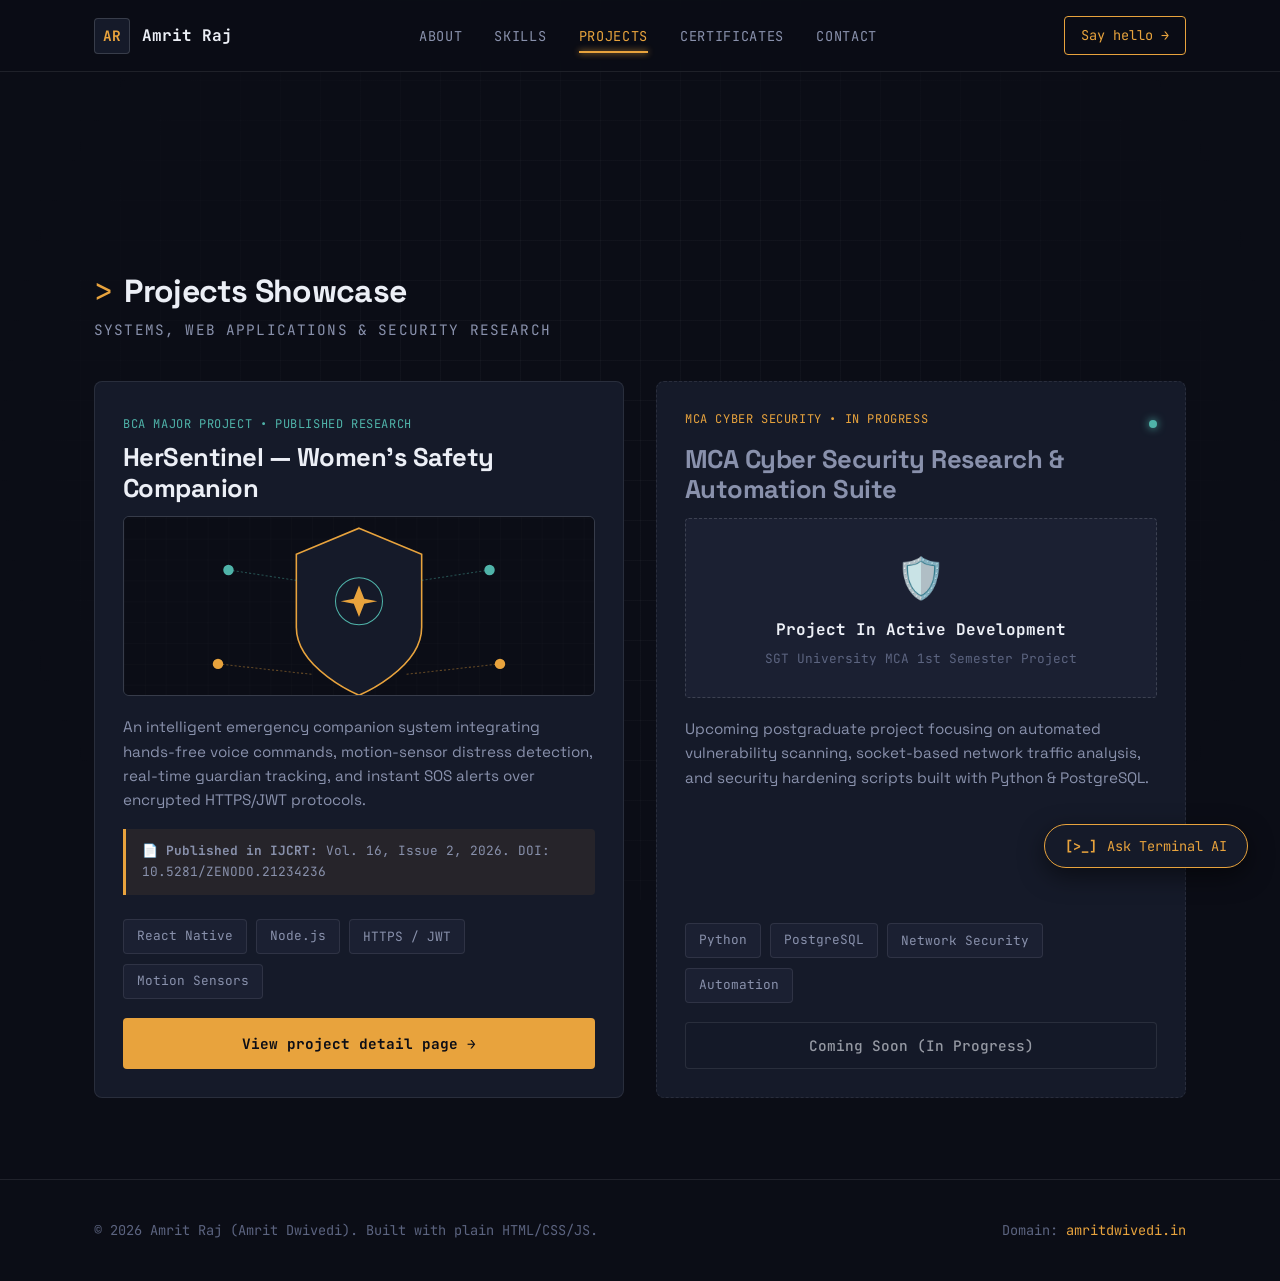
<file: projects/index.html>
<!DOCTYPE html>
<html lang="en">
<head>
  <meta charset="UTF-8">
  <meta name="viewport" content="width=device-width, initial-scale=1.0">
  <title>Projects | Amrit Raj Portfolio</title>
  <meta name="description" content="Software & Cyber Security Projects by Amrit Raj, featuring HerSentinel Women's Safety Companion and MCA research work.">
  
  <!-- Fonts -->
  <link rel="preconnect" href="https://fonts.googleapis.com">
  <link rel="preconnect" href="https://fonts.gstatic.com" crossorigin>
  <link href="https://fonts.googleapis.com/css2?family=JetBrains+Mono:ital,wght@0,300..700;1,300..700&family=Space+Grotesk:wght@300..700&display=swap" rel="stylesheet">
  
  <!-- Main Styling -->
  <link rel="stylesheet" href="../assets/css/style.css">
</head>
<body>

  <!-- Background Grid Texture -->
  <div class="bg-grid"></div>

  <!-- Sticky Top Navigation -->
  <header class="header-nav">
    <div class="container nav-container">
      <a href="../index.html" class="brand-mark">
        <span class="logo-box">AR</span>
        <span>Amrit Raj</span>
      </a>

      <nav>
        <ul class="nav-links">
          <li><a href="../index.html#about" class="nav-link">About</a></li>
          <li><a href="../index.html#skills" class="nav-link">Skills</a></li>
          <li><a href="index.html" class="nav-link active">Projects</a></li>
          <li><a href="../certificates/index.html" class="nav-link">Certificates</a></li>
          <li><a href="../index.html#contact" class="nav-link">Contact</a></li>
        </ul>
      </nav>

      <div style="display:flex; align-items:center; gap:1rem;">
        <a href="mailto:amritraj1st@gmail.com" class="btn-nav-action">
          <span>Say hello</span> &rarr;
        </a>
        <button class="mobile-menu-toggle" aria-label="Toggle Navigation Menu">&#9776;</button>
      </div>
    </div>
    <div class="scroll-progress-bar"></div>
  </header>

  <!-- Main Content -->
  <main style="padding-top: calc(var(--nav-height) + 3rem); min-height: 85vh;">
    <section>
      <div class="container">
        <h1 class="section-title">Projects Showcase</h1>
        <p class="section-subtitle">Systems, Web Applications &amp; Security Research</p>

        <div class="projects-grid" style="margin-top:2rem;">

          <!-- HerSentinel Card -->
          <div class="card-tilt project-card">
            <div>
              <span class="project-tag">BCA Major Project • Published Research</span>
              <h2 style="font-size:1.6rem; margin-top:0.4rem; margin-bottom:0.8rem;">HerSentinel — Women's Safety Companion</h2>
              
              <div style="height:180px; overflow:hidden; border-radius:6px; margin-bottom:1.2rem; border:1px solid var(--border-strong);">
                <img src="../assets/images/hersentinel-banner.svg" alt="HerSentinel Safety System" style="width:100%; height:100%; object-fit:cover;">
              </div>

              <p style="color:var(--text-muted); font-size:0.95rem; line-height:1.6;">
                An intelligent emergency companion system integrating hands-free voice commands, motion-sensor distress detection, real-time guardian tracking, and instant SOS alerts over encrypted HTTPS/JWT protocols.
              </p>

              <div class="pub-highlight">
                <strong>📄 Published in IJCRT:</strong> Vol. 16, Issue 2, 2026. DOI: 10.5281/ZENODO.21234236
              </div>
            </div>

            <div style="margin-top:1.5rem;">
              <div class="tags-cloud" style="margin-bottom:1.2rem;">
                <span class="tag-chip">React Native</span>
                <span class="tag-chip">Node.js</span>
                <span class="tag-chip">HTTPS / JWT</span>
                <span class="tag-chip">Motion Sensors</span>
              </div>

              <a href="her-sentinels/index.html" class="btn btn-primary" style="width:100%;">
                <span>View project detail page</span> &rarr;
              </a>
            </div>
          </div>

          <!-- Coming Soon Placeholder Card -->
          <div class="card-tilt project-card" style="border-style:dashed;">
            <div>
              <div style="display:flex; justify-content:space-between; align-items:center;">
                <span class="project-tag" style="color:var(--accent-amber);">MCA Cyber Security • In Progress</span>
                <span class="status-dot"></span>
              </div>

              <h2 style="font-size:1.6rem; margin-top:0.4rem; margin-bottom:0.8rem; color:var(--text-muted);">MCA Cyber Security Research &amp; Automation Suite</h2>

              <div class="cert-placeholder-tile" style="height:180px; margin-bottom:1.2rem;">
                <span style="font-size:2.5rem;">🛡️</span>
                <span style="font-size:1rem; font-weight:bold; color:var(--text-primary);">Project In Active Development</span>
                <span style="font-size:0.8rem; color:var(--text-dim);">SGT University MCA 1st Semester Project</span>
              </div>

              <p style="color:var(--text-muted); font-size:0.95rem; line-height:1.6;">
                Upcoming postgraduate project focusing on automated vulnerability scanning, socket-based network traffic analysis, and security hardening scripts built with Python &amp; PostgreSQL.
              </p>
            </div>

            <div style="margin-top:1.5rem;">
              <div class="tags-cloud" style="margin-bottom:1.2rem;">
                <span class="tag-chip">Python</span>
                <span class="tag-chip">PostgreSQL</span>
                <span class="tag-chip">Network Security</span>
                <span class="tag-chip">Automation</span>
              </div>

              <button class="btn btn-secondary" disabled style="width:100%; opacity:0.6; cursor:not-allowed;">
                <span>Coming Soon (In Progress)</span>
              </button>
            </div>
          </div>

        </div>
      </div>
    </section>
  </main>

  <!-- Footer -->
  <footer>
    <div class="container footer-content">
      <div>
        <span>&copy; 2026 Amrit Raj (Amrit Dwivedi). Built with plain HTML/CSS/JS.</span>
      </div>
      <div>
        <span>Domain: <a href="http://amritdwivedi.in" target="_blank">amritdwivedi.in</a></span>
      </div>
    </div>
  </footer>

  <!-- Certificate Modal Backdrop & Panel -->
  <div class="modal-backdrop" id="certificate-modal-backdrop">
    <div class="modal-panel" id="certificate-modal-panel"></div>
  </div>

  <!-- Terminal Access AI Chatbot Floating Widget -->
  <button class="chatbot-widget-btn" id="chatbot-toggle-btn" aria-label="Open Terminal AI Assistant">
    <span class="font-mono" style="font-weight:bold;">[&gt;_]</span>
    <span>Ask Terminal AI</span>
  </button>

  <div class="chatbot-window" id="chatbot-window">
    <div class="chat-header">
      <div style="display:flex; align-items:center; gap:0.5rem;">
        <span class="status-dot"></span>
        <span style="color:var(--accent-amber);">AMRIT-BOT v1.0</span>
      </div>
      <button id="chat-close-btn" style="background:none; border:none; color:var(--text-muted); cursor:pointer; font-size:1.1rem;">&times;</button>
    </div>

    <div class="chat-messages" id="chat-messages-body"></div>

    <div class="chat-chips" id="chat-quick-chips"></div>

    <div class="chat-input-area">
      <input type="text" id="chat-user-input" class="chat-input" placeholder="Ask about skills, education, projects..." />
      <button id="chat-send-trigger" class="chat-send-btn">&rarr;</button>
    </div>
  </div>

  <!-- JavaScript Modules -->
  <script src="../assets/js/certificates.js"></script>
  <script src="../assets/js/main.js"></script>
  <script src="../assets/js/chatbot.js"></script>
</body>
</html>
</file>
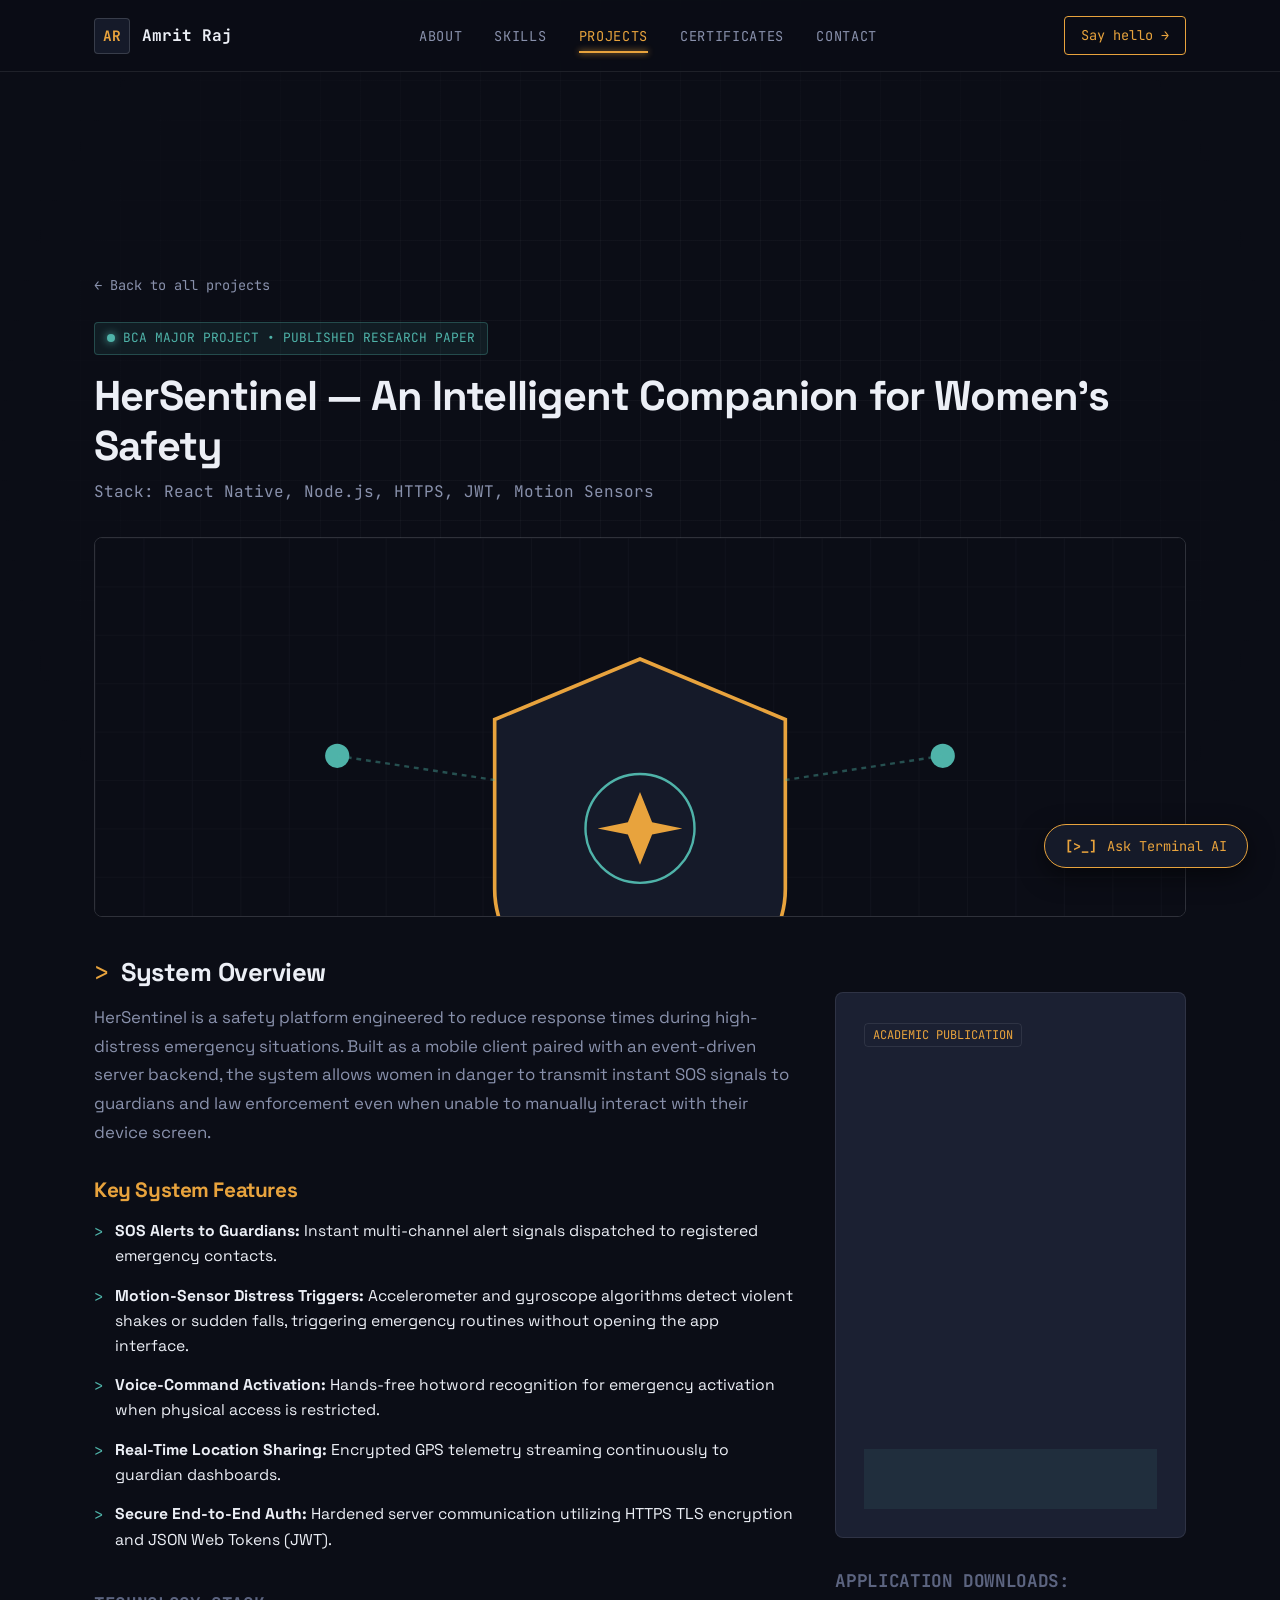
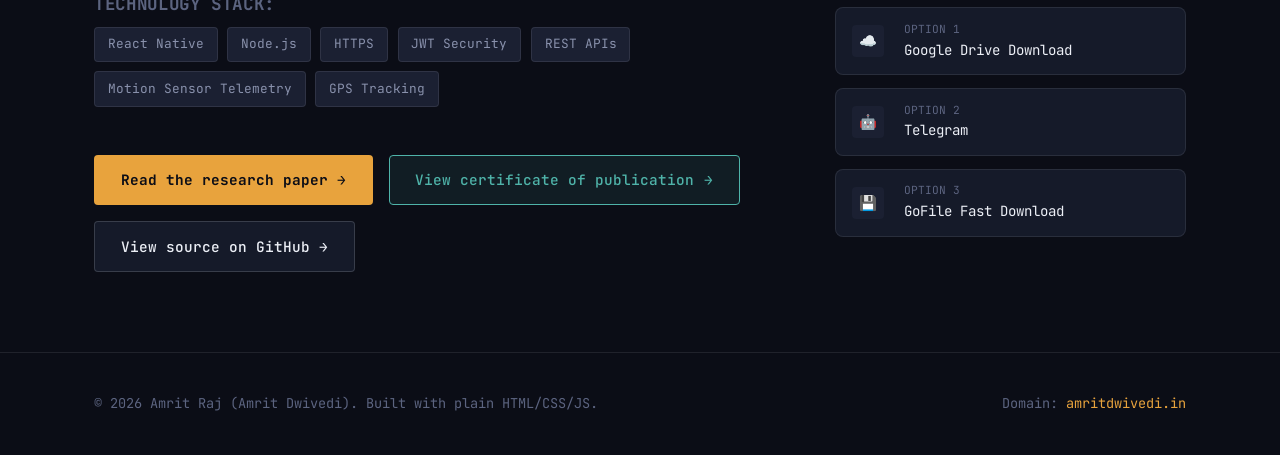
<file: projects/her-sentinels/index.html>
<!DOCTYPE html>
<html lang="en">
<head>
  <meta charset="UTF-8">
  <meta name="viewport" content="width=device-width, initial-scale=1.0">
  <title>HerSentinel — Women's Safety Companion | Amrit Raj</title>
  <meta name="description" content="HerSentinel: An Intelligent Companion for Women's Safety. BCA Major Project & IJCRT Published Research by Amrit Raj.">
  
  <!-- Fonts -->
  <link rel="preconnect" href="https://fonts.googleapis.com">
  <link rel="preconnect" href="https://fonts.gstatic.com" crossorigin>
  <link href="https://fonts.googleapis.com/css2?family=JetBrains+Mono:ital,wght@0,300..700;1,300..700&family=Space+Grotesk:wght@300..700&display=swap" rel="stylesheet">
  
  <!-- Main Styling -->
  <link rel="stylesheet" href="../../assets/css/style.css">
</head>
<body>

  <!-- Background Grid Texture -->
  <div class="bg-grid"></div>

  <!-- Sticky Top Navigation -->
  <header class="header-nav">
    <div class="container nav-container">
      <a href="../../index.html" class="brand-mark">
        <span class="logo-box">AR</span>
        <span>Amrit Raj</span>
      </a>

      <nav>
        <ul class="nav-links">
          <li><a href="../../index.html#about" class="nav-link">About</a></li>
          <li><a href="../../index.html#skills" class="nav-link">Skills</a></li>
          <li><a href="../index.html" class="nav-link active">Projects</a></li>
          <li><a href="../../certificates/index.html" class="nav-link">Certificates</a></li>
          <li><a href="../../index.html#contact" class="nav-link">Contact</a></li>
        </ul>
      </nav>

      <div style="display:flex; align-items:center; gap:1rem;">
        <a href="mailto:amritraj1st@gmail.com" class="btn-nav-action">
          <span>Say hello</span> &rarr;
        </a>
        <button class="mobile-menu-toggle" aria-label="Toggle Navigation Menu">&#9776;</button>
      </div>
    </div>
    <div class="scroll-progress-bar"></div>
  </header>

  <!-- Main Content -->
  <main style="padding-top: calc(var(--nav-height) + 3rem); min-height: 85vh;">
    <section>
      <div class="container">
        
        <!-- Breadcrumb Link -->
        <div style="margin-bottom:1.5rem;">
          <a href="../index.html" class="font-mono" style="font-size:0.85rem; color:var(--text-muted);">&larr; Back to all projects</a>
        </div>

        <div class="terminal-badge" style="margin-bottom:1rem;">
          <span class="status-dot"></span>
          <span>BCA MAJOR PROJECT • PUBLISHED RESEARCH PAPER</span>
        </div>

        <h1 style="font-size:2.6rem; margin-bottom:0.5rem;">HerSentinel — An Intelligent Companion for Women's Safety</h1>
        <p class="font-mono text-muted" style="margin-bottom:2rem;">Stack: React Native, Node.js, HTTPS, JWT, Motion Sensors</p>

        <!-- Banner Image -->
        <div style="width:100%; max-height:380px; overflow:hidden; border-radius:var(--radius-md); border:1px solid var(--border-strong); margin-bottom:2.5rem;">
          <img src="../../assets/images/hersentinel-banner.svg" alt="HerSentinel System Architecture Banner" style="width:100%; height:100%; object-fit:cover;">
        </div>

        <div style="display:grid; grid-template-columns: 2fr 1fr; gap:2.5rem;" class="hero-grid">
          
          <!-- Overview & Features -->
          <div>
            <h2 style="font-size:1.6rem; margin-bottom:1rem;" class="section-title">System Overview</h2>
            <p style="color:var(--text-muted); font-size:1.05rem; line-height:1.7; margin-bottom:1.5rem;">
              HerSentinel is a safety platform engineered to reduce response times during high-distress emergency situations. Built as a mobile client paired with an event-driven server backend, the system allows women in danger to transmit instant SOS signals to guardians and law enforcement even when unable to manually interact with their device screen.
            </p>

            <h3 style="font-size:1.3rem; margin-top:2rem; margin-bottom:1rem; color:var(--accent-amber);">Key System Features</h3>
            <ul style="list-style:none; display:flex; flex-direction:column; gap:0.9rem; color:var(--text-primary); font-size:0.98rem;">
              <li style="display:flex; align-items:flex-start; gap:0.75rem;">
                <span style="color:var(--accent-teal); font-family:var(--font-mono);">&gt;</span>
                <div><strong>SOS Alerts to Guardians:</strong> Instant multi-channel alert signals dispatched to registered emergency contacts.</div>
              </li>
              <li style="display:flex; align-items:flex-start; gap:0.75rem;">
                <span style="color:var(--accent-teal); font-family:var(--font-mono);">&gt;</span>
                <div><strong>Motion-Sensor Distress Triggers:</strong> Accelerometer and gyroscope algorithms detect violent shakes or sudden falls, triggering emergency routines without opening the app interface.</div>
              </li>
              <li style="display:flex; align-items:flex-start; gap:0.75rem;">
                <span style="color:var(--accent-teal); font-family:var(--font-mono);">&gt;</span>
                <div><strong>Voice-Command Activation:</strong> Hands-free hotword recognition for emergency activation when physical access is restricted.</div>
              </li>
              <li style="display:flex; align-items:flex-start; gap:0.75rem;">
                <span style="color:var(--accent-teal); font-family:var(--font-mono);">&gt;</span>
                <div><strong>Real-Time Location Sharing:</strong> Encrypted GPS telemetry streaming continuously to guardian dashboards.</div>
              </li>
              <li style="display:flex; align-items:flex-start; gap:0.75rem;">
                <span style="color:var(--accent-teal); font-family:var(--font-mono);">&gt;</span>
                <div><strong>Secure End-to-End Auth:</strong> Hardened server communication utilizing HTTPS TLS encryption and JSON Web Tokens (JWT).</div>
              </li>
            </ul>

            <!-- Tech Stack Tags -->
            <div style="margin-top:2.5rem;">
              <h3 style="font-size:1.1rem; margin-bottom:0.8rem;" class="font-mono text-dim">TECHNOLOGY STACK:</h3>
              <div class="tags-cloud">
                <span class="tag-chip">React Native</span>
                <span class="tag-chip">Node.js</span>
                <span class="tag-chip">HTTPS</span>
                <span class="tag-chip">JWT Security</span>
                <span class="tag-chip">REST APIs</span>
                <span class="tag-chip">Motion Sensor Telemetry</span>
                <span class="tag-chip">GPS Tracking</span>
              </div>
            </div>

            <!-- Action Buttons Block -->
            <div style="margin-top:3rem; display:flex; flex-wrap:wrap; gap:1rem;">
              
              <!-- TODO: paste link here -->
              <a href="https://raw.githubusercontent.com/amritdwivedi1/Her-Sentinel/main/IJCRT202600223%20(1).pdf" target="_blank" rel="noopener noreferrer" class="btn btn-primary">
                <span>Read the research paper</span> &rarr;
              </a>

              <!-- TODO: paste link here -->
              <a href="https://docs.google.com/gview?embedded=1&url=https://github.com/amritdwivedi1/Certificates/raw/main/IJCRT-Her%20Sentinels%20Research%20Certificate.pdf

" target="_blank" rel="noopener noreferrer" class="btn btn-teal">
                <span>View certificate of publication</span> &rarr;
              </a>

              <!-- TODO: paste link here -->
              <a href="https://github.com/amritdwivedi1/Her-Sentinel/" target="_blank" rel="noopener noreferrer" class="btn btn-secondary">
                <span>View source on GitHub</span> &rarr;
              </a>
            </div>

          </div>

          <!-- Publication Details Sidebar -->
          <div>
            <div class="card-tilt" style="background:var(--raised-surf);">
              <span class="cert-badge" style="margin-bottom:0.8rem;">ACADEMIC PUBLICATION</span>
              <h3 style="font-size:1.2rem; margin-bottom:0.8rem;">Research Paper Details</h3>
              
              <p style="font-size:0.9rem; color:var(--text-muted); line-height:1.5; margin-bottom:1rem;">
                <strong>Paper Title:</strong><br>
                "HerSentinel - An Intelligent Companion for Women's Safety"
              </p>

              <p style="font-size:0.9rem; color:var(--text-muted); line-height:1.5; margin-bottom:1rem;">
                <strong>Journal:</strong><br>
                International Journal of Current Research and Techniques (IJCRT), Vol. 16, Issue 2, 2026.
              </p>

              <p style="font-size:0.9rem; color:var(--text-muted); line-height:1.5; margin-bottom:1rem;">
                <strong>Digital Object Identifier (DOI):</strong><br>
                <code class="font-mono text-amber" style="font-size:0.8rem;">10.5281/ZENODO.21234236</code>
              </p>

              <p style="font-size:0.88rem; color:var(--text-muted); line-height:1.5; margin-bottom:1.2rem;">
                <strong>Co-Authors:</strong><br>
                Amrit Raj, Dr. Archana Sharma, Harsh Kumar Rai, Manan Kundra — Department of Computer Applications, Delhi Technical Campus.
              </p>

              <div style="padding:0.6rem; background:rgba(79, 179, 169, 0.1); border-left:3px solid var(--accent-teal); font-family:var(--font-mono); font-size:0.78rem; color:var(--accent-teal);">
                &gt; Official Certificate of Publication Awarded
              </div>
            </div>

            <!-- Downloads Block -->
            <div style="margin-top:2rem;">
              <h3 style="font-size:1.1rem; margin-bottom:1rem;" class="font-mono text-dim">APPLICATION DOWNLOADS:</h3>
              <div style="display:flex; flex-direction:column; gap:0.8rem;">
                
                <!-- TODO: paste link here -->
                <a href="https://drive.google.com/file/d/1vZOdTzReuvzThp323y9roi21yl5r8nZd/view" target="_blank" class="contact-row-item" style="padding:0.8rem 1rem;">
                  <div class="contact-icon-box" style="width:32px; height:32px; font-size:0.9rem;">☁️</div>
                  <div>
                    <div style="font-size:0.7rem; color:var(--text-dim);">OPTION 1</div>
                    <div style="font-size:0.88rem;">Google Drive Download</div>
                  </div>
                </a>

                <!-- TODO: paste link here -->
                <a href="https://t.me/amritsproject/4" target="_blank" class="contact-row-item" style="padding:0.8rem 1rem;">
                  <div class="contact-icon-box" style="width:32px; height:32px; font-size:0.9rem;">🤖</div>
                  <div>
                    <div style="font-size:0.7rem; color:var(--text-dim);">OPTION 2</div>
                    <div style="font-size:0.88rem;">Telegram</div>
                  </div>
                </a>

                <!-- TODO: paste link here -->
                <a href="https://gofile.io/d/tRdtluco" target="_blank" class="contact-row-item" style="padding:0.8rem 1rem;">
                  <div class="contact-icon-box" style="width:32px; height:32px; font-size:0.9rem;">💾</div>
                  <div>
                    <div style="font-size:0.7rem; color:var(--text-dim);">OPTION 3</div>
                    <div style="font-size:0.88rem;">GoFile Fast Download</div>
                  </div>
                </a>

              </div>
            </div>

          </div>

        </div>
      </div>
    </section>
  </main>

  <!-- Footer -->
  <footer>
    <div class="container footer-content">
      <div>
        <span>&copy; 2026 Amrit Raj (Amrit Dwivedi). Built with plain HTML/CSS/JS.</span>
      </div>
      <div>
        <span>Domain: <a href="http://amritdwivedi.in" target="_blank">amritdwivedi.in</a></span>
      </div>
    </div>
  </footer>

  <!-- Certificate Modal Backdrop & Panel -->
  <div class="modal-backdrop" id="certificate-modal-backdrop">
    <div class="modal-panel" id="certificate-modal-panel"></div>
  </div>

  <!-- Terminal Access AI Chatbot Floating Widget -->
  <button class="chatbot-widget-btn" id="chatbot-toggle-btn" aria-label="Open Terminal AI Assistant">
    <span class="font-mono" style="font-weight:bold;">[&gt;_]</span>
    <span>Ask Terminal AI</span>
  </button>

  <div class="chatbot-window" id="chatbot-window">
    <div class="chat-header">
      <div style="display:flex; align-items:center; gap:0.5rem;">
        <span class="status-dot"></span>
        <span style="color:var(--accent-amber);">AMRIT-BOT v1.0</span>
      </div>
      <button id="chat-close-btn" style="background:none; border:none; color:var(--text-muted); cursor:pointer; font-size:1.1rem;">&times;</button>
    </div>

    <div class="chat-messages" id="chat-messages-body"></div>

    <div class="chat-chips" id="chat-quick-chips"></div>

    <div class="chat-input-area">
      <input type="text" id="chat-user-input" class="chat-input" placeholder="Ask about skills, education, projects..." />
      <button id="chat-send-trigger" class="chat-send-btn">&rarr;</button>
    </div>
  </div>

  <!-- JavaScript Modules -->
  <script src="../../assets/js/certificates.js"></script>
  <script src="../../assets/js/main.js"></script>
  <script src="../../assets/js/chatbot.js"></script>
</body>
</html>
</file>
<file: assets/css/style.css>
/* ==========================================================================
   AMRIT RAJ PORTFOLIO — SECURE SYSTEMS / ACCESS TERMINAL DESIGN SYSTEM
   ========================================================================== */

:root {
  --bg-ink: #0B0D16;
  --card-surf: #151a29;
  --raised-surf: #1b2032;
  --text-primary: #ECEFF6;
  --text-muted: #8991AC;
  --text-dim: #5C6480;
  --accent-amber: #E8A33D;
  --accent-amber-dim: #B87F2C;
  --accent-teal: #4FB3A9;
  --border-hairline: rgba(236, 239, 246, 0.09);
  --border-strong: rgba(236, 239, 246, 0.16);

  --font-head: 'Space Grotesk', system-ui, -apple-system, sans-serif;
  --font-mono: 'JetBrains Mono', monospace;

  --nav-height: 72px;
  --radius-sm: 4px;
  --radius-md: 8px;
  --radius-lg: 14px;
  --transition-fast: 0.2s cubic-bezier(0.16, 1, 0.3, 1);
  --transition-smooth: 0.4s cubic-bezier(0.16, 1, 0.3, 1);
}

/* Base resets & global styles */
*, *::before, *::after {
  box-sizing: border-box;
  margin: 0;
  padding: 0;
}

html {
  scroll-behavior: smooth;
  background-color: var(--bg-ink);
  color: var(--text-primary);
  font-family: var(--font-head);
  font-size: 16px;
  line-height: 1.6;
  -webkit-font-smoothing: antialiased;
  -moz-osx-font-smoothing: grayscale;
}

body {
  min-height: 100vh;
  position: relative;
  overflow-x: hidden;
  background-color: var(--bg-ink);
}

/* Fixed Grid Background */
.bg-grid {
  position: fixed;
  top: 0;
  left: 0;
  width: 100vw;
  height: 100vh;
  pointer-events: none;
  z-index: 0;
  background-image: 
    linear-gradient(to right, rgba(236, 239, 246, 0.03) 1px, transparent 1px),
    linear-gradient(to bottom, rgba(236, 239, 246, 0.03) 1px, transparent 1px);
  background-size: 40px 40px;
  mask-image: radial-gradient(circle at 50% 50%, black 30%, transparent 85%);
  -webkit-mask-image: radial-gradient(circle at 50% 50%, black 30%, transparent 85%);
}

#particle-canvas {
  position: absolute;
  top: 0;
  left: 0;
  width: 100%;
  height: 100%;
  pointer-events: none;
  z-index: 0;
  opacity: 0.4;
}

a {
  color: var(--accent-amber);
  text-decoration: none;
  transition: color var(--transition-fast);
}

a:hover {
  color: var(--accent-amber-dim);
}

/* Typography Helpers */
.font-mono {
  font-family: var(--font-mono);
}

.text-amber { color: var(--accent-amber); }
.text-teal { color: var(--accent-teal); }
.text-muted { color: var(--text-muted); }
.text-dim { color: var(--text-dim); }

h1, h2, h3, h4, h5, h6 {
  font-family: var(--font-head);
  font-weight: 700;
  line-height: 1.2;
  color: var(--text-primary);
  letter-spacing: -0.02em;
}

.section-title {
  font-size: 2rem;
  margin-bottom: 0.5rem;
  display: flex;
  align-items: center;
  gap: 0.75rem;
}

.section-title::before {
  content: '>';
  font-family: var(--font-mono);
  color: var(--accent-amber);
  font-weight: 400;
}

.section-subtitle {
  color: var(--text-muted);
  font-family: var(--font-mono);
  font-size: 0.9rem;
  margin-bottom: 2.5rem;
  text-transform: uppercase;
  letter-spacing: 0.08em;
}

/* Layout Containers */
.container {
  max-width: 1140px;
  margin: 0 auto;
  padding: 0 1.5rem;
  position: relative;
  z-index: 1;
}

section {
  padding: 5rem 0;
}

/* Sticky Top Nav & Progress Bar */
.header-nav {
  position: fixed;
  top: 0;
  left: 0;
  width: 100%;
  height: var(--nav-height);
  background: rgba(11, 13, 22, 0.85);
  backdrop-filter: blur(12px);
  -webkit-backdrop-filter: blur(12px);
  border-bottom: 1px solid var(--border-hairline);
  z-index: 100;
  display: flex;
  align-items: center;
}

.nav-container {
  display: flex;
  align-items: center;
  justify-content: space-between;
  width: 100%;
}

.scroll-progress-bar {
  position: absolute;
  bottom: 0;
  left: 0;
  height: 2px;
  width: 0%;
  background: linear-gradient(90deg, var(--accent-amber), var(--accent-teal));
  transition: width 0.1s linear;
  box-shadow: 0 0 8px var(--accent-amber);
}

.brand-mark {
  display: flex;
  align-items: center;
  gap: 0.75rem;
  font-family: var(--font-mono);
  font-weight: 700;
  color: var(--text-primary);
}

.brand-mark:hover .logo-box {
  border-color: var(--accent-amber);
  color: var(--accent-amber);
  box-shadow: 0 0 10px rgba(232, 163, 61, 0.2);
}

.logo-box {
  display: inline-flex;
  align-items: center;
  justify-content: center;
  width: 36px;
  height: 36px;
  border: 1px solid var(--border-strong);
  border-radius: var(--radius-sm);
  background: var(--card-surf);
  color: var(--accent-amber);
  font-size: 0.9rem;
  transition: all var(--transition-fast);
}

.nav-links {
  display: flex;
  align-items: center;
  gap: 2rem;
  list-style: none;
}

.nav-link {
  font-family: var(--font-mono);
  font-size: 0.85rem;
  color: var(--text-muted);
  text-transform: uppercase;
  letter-spacing: 0.05em;
  position: relative;
  padding: 0.5rem 0;
  transition: color var(--transition-fast);
}

.nav-link:hover, .nav-link.active {
  color: var(--accent-amber);
}

.nav-link.active::after {
  content: '';
  position: absolute;
  bottom: 0;
  left: 0;
  width: 100%;
  height: 2px;
  background: var(--accent-amber);
  box-shadow: 0 0 6px var(--accent-amber);
}

.btn-nav-action {
  font-family: var(--font-mono);
  font-size: 0.85rem;
  padding: 0.5rem 1rem;
  border: 1px solid var(--accent-amber);
  color: var(--accent-amber);
  border-radius: var(--radius-sm);
  background: transparent;
  transition: all var(--transition-fast);
  display: inline-flex;
  align-items: center;
  gap: 0.5rem;
}

.btn-nav-action:hover {
  background: rgba(232, 163, 61, 0.1);
  color: #fff;
  box-shadow: 0 0 12px rgba(232, 163, 61, 0.25);
}

.mobile-menu-toggle {
  display: none;
  background: none;
  border: 1px solid var(--border-strong);
  color: var(--text-primary);
  font-size: 1.2rem;
  padding: 0.4rem 0.6rem;
  border-radius: var(--radius-sm);
  cursor: pointer;
}

/* Buttons */
.btn {
  display: inline-flex;
  align-items: center;
  justify-content: center;
  gap: 0.6rem;
  font-family: var(--font-mono);
  font-size: 0.9rem;
  font-weight: 500;
  padding: 0.8rem 1.6rem;
  border-radius: var(--radius-sm);
  cursor: pointer;
  transition: all var(--transition-fast);
  border: 1px solid transparent;
}

.btn-primary {
  background: var(--accent-amber);
  color: #0B0D16;
  font-weight: 700;
}

.btn-primary:hover {
  background: var(--accent-amber-dim);
  color: #fff;
  box-shadow: 0 0 16px rgba(232, 163, 61, 0.35);
}

.btn-secondary {
  background: var(--card-surf);
  border-color: var(--border-strong);
  color: var(--text-primary);
}

.btn-secondary:hover {
  border-color: var(--accent-amber);
  color: var(--accent-amber);
  background: var(--raised-surf);
}

.btn-teal {
  background: rgba(79, 179, 169, 0.1);
  border-color: var(--accent-teal);
  color: var(--accent-teal);
}

.btn-teal:hover {
  background: var(--accent-teal);
  color: #0B0D16;
  box-shadow: 0 0 16px rgba(79, 179, 169, 0.35);
}

/* Hero Section */
.hero-section {
  min-height: 100vh;
  padding-top: calc(var(--nav-height) + 3rem);
  display: flex;
  align-items: center;
  position: relative;
}

.hero-grid {
  display: grid;
  grid-template-columns: 1fr 1fr;
  gap: 3rem;
  align-items: center;
}

.hero-content {
  display: flex;
  flex-direction: column;
  gap: 1.5rem;
}

.terminal-badge {
  display: inline-flex;
  align-items: center;
  gap: 0.5rem;
  padding: 0.35rem 0.75rem;
  background: rgba(79, 179, 169, 0.1);
  border: 1px solid rgba(79, 179, 169, 0.3);
  border-radius: var(--radius-sm);
  color: var(--accent-teal);
  font-family: var(--font-mono);
  font-size: 0.8rem;
  width: fit-content;
}

.status-dot {
  width: 8px;
  height: 8px;
  border-radius: 50%;
  background-color: var(--accent-teal);
  box-shadow: 0 0 8px var(--accent-teal);
  animation: pulseDot 2s infinite;
}

@keyframes pulseDot {
  0%, 100% { opacity: 1; transform: scale(1); }
  50% { opacity: 0.4; transform: scale(0.85); }
}

.hero-title {
  font-size: 3.2rem;
  letter-spacing: -0.03em;
}

.hero-tagline {
  font-family: var(--font-mono);
  color: var(--accent-amber);
  font-size: 1rem;
}

.hero-bio {
  color: var(--text-muted);
  font-size: 1.05rem;
  max-width: 520px;
}

.hero-ctas {
  display: flex;
  gap: 1rem;
  margin-top: 0.5rem;
}

/* Hero Terminal Boot Panel */
.terminal-panel {
  background: var(--card-surf);
  border: 1px solid var(--border-strong);
  border-radius: var(--radius-md);
  overflow: hidden;
  box-shadow: 0 20px 40px rgba(0, 0, 0, 0.6);
  position: relative;
}

.terminal-header {
  background: var(--raised-surf);
  padding: 0.6rem 1rem;
  display: flex;
  align-items: center;
  justify-content: space-between;
  border-bottom: 1px solid var(--border-hairline);
}

.terminal-buttons {
  display: flex;
  gap: 6px;
}

.term-btn {
  width: 10px;
  height: 10px;
  border-radius: 50%;
}
.term-btn.red { background: #ff5f56; }
.term-btn.yellow { background: #ffbd2e; }
.term-btn.green { background: #27c93f; }

.terminal-title {
  font-family: var(--font-mono);
  font-size: 0.75rem;
  color: var(--text-dim);
}

.terminal-body {
  padding: 1.5rem;
  font-family: var(--font-mono);
  font-size: 0.88rem;
  min-height: 240px;
  display: flex;
  flex-direction: column;
  gap: 1rem;
}

.term-line {
  opacity: 0;
  transform: translateY(6px);
  transition: opacity 0.4s ease, transform 0.4s ease;
}

.term-line.revealed {
  opacity: 1;
  transform: translateY(0);
}

.term-prompt {
  color: var(--accent-amber);
}

.term-cmd {
  color: var(--text-primary);
}

.term-res {
  color: var(--text-muted);
  margin-top: 0.2rem;
  padding-left: 1.2rem;
  border-left: 2px solid var(--border-hairline);
}

.cursor-blink {
  display: inline-block;
  width: 8px;
  height: 1.1em;
  background-color: var(--accent-amber);
  vertical-align: middle;
  margin-left: 4px;
  animation: blink 1s infinite;
}

@keyframes blink {
  0%, 100% { opacity: 1; }
  50% { opacity: 0; }
}

/* Tilt Micro-interaction Card Styles */
.card-tilt {
  position: relative;
  background: var(--card-surf);
  border: 1px solid var(--border-hairline);
  border-radius: var(--radius-md);
  padding: 1.75rem;
  transition: transform 0.15s ease-out, border-color var(--transition-fast), box-shadow var(--transition-fast);
  transform-style: preserve-3d;
  will-change: transform;
}

.card-tilt:hover {
  border-color: var(--border-strong);
  box-shadow: 0 12px 30px rgba(0, 0, 0, 0.4);
}

.card-tilt::before {
  content: '';
  position: absolute;
  top: 0; left: 0; right: 0; bottom: 0;
  border-radius: inherit;
  background: radial-gradient(600px circle at var(--mouse-x, 50%) var(--mouse-y, 50%), rgba(232, 163, 61, 0.08), transparent 40%);
  pointer-events: none;
  opacity: 0;
  transition: opacity var(--transition-fast);
}

.card-tilt:hover::before {
  opacity: 1;
}

/* Timeline (Education) */
.timeline {
  position: relative;
  max-width: 800px;
  margin: 0 auto;
}

.timeline::before {
  content: '';
  position: absolute;
  left: 20px;
  top: 0;
  bottom: 0;
  width: 2px;
  background: linear-gradient(to bottom, var(--accent-amber), var(--border-hairline));
}

.timeline-item {
  position: relative;
  padding-left: 50px;
  margin-bottom: 2.5rem;
}

.timeline-dot {
  position: absolute;
  left: 11px;
  top: 4px;
  width: 18px;
  height: 18px;
  border-radius: 50%;
  background: var(--bg-ink);
  border: 2px solid var(--accent-amber);
  box-shadow: 0 0 10px rgba(232, 163, 61, 0.4);
}

.timeline-period {
  font-family: var(--font-mono);
  font-size: 0.8rem;
  color: var(--accent-teal);
  margin-bottom: 0.2rem;
}

.timeline-title {
  font-size: 1.25rem;
  color: var(--text-primary);
}

.timeline-subtitle {
  color: var(--text-muted);
  font-size: 0.95rem;
  margin-bottom: 0.5rem;
}

.timeline-badge {
  display: inline-block;
  font-family: var(--font-mono);
  font-size: 0.75rem;
  padding: 0.2rem 0.6rem;
  background: var(--raised-surf);
  border: 1px solid var(--border-hairline);
  border-radius: var(--radius-sm);
  color: var(--accent-amber);
}

/* Skills Grid & 4-Segment Signal Bars */
.skills-grid {
  display: grid;
  grid-template-columns: repeat(auto-fit, minmax(320px, 1fr));
  gap: 2rem;
}

.skill-category-title {
  font-family: var(--font-mono);
  font-size: 1.1rem;
  color: var(--accent-teal);
  margin-bottom: 1.2rem;
  display: flex;
  align-items: center;
  gap: 0.5rem;
}

.skill-item {
  margin-bottom: 1.2rem;
}

.skill-info {
  display: flex;
  justify-content: space-between;
  font-family: var(--font-mono);
  font-size: 0.85rem;
  margin-bottom: 0.4rem;
}

.skill-bar-outer {
  height: 10px;
  background: var(--raised-surf);
  border-radius: 4px;
  overflow: hidden;
  position: relative;
  border: 1px solid var(--border-hairline);
}

.skill-bar-inner {
  height: 100%;
  width: 0%;
  background: linear-gradient(90deg, var(--accent-amber-dim), var(--accent-amber));
  border-radius: 4px;
  transition: width 1.2s cubic-bezier(0.16, 1, 0.3, 1);
  box-shadow: 0 0 8px rgba(232, 163, 61, 0.3);
}

.skill-signal-bars {
  display: flex;
  gap: 4px;
  align-items: center;
  margin-top: 4px;
}

.signal-segment {
  width: 12px;
  height: 6px;
  background: var(--raised-surf);
  border-radius: 1px;
  transition: background 0.4s ease;
}

.signal-segment.active {
  background: var(--accent-amber);
  box-shadow: 0 0 4px var(--accent-amber);
}

.tags-cloud {
  display: flex;
  flex-wrap: wrap;
  gap: 0.6rem;
}

.tag-chip {
  font-family: var(--font-mono);
  font-size: 0.8rem;
  padding: 0.4rem 0.8rem;
  background: var(--raised-surf);
  border: 1px solid var(--border-hairline);
  border-radius: var(--radius-sm);
  color: var(--text-muted);
  transition: all var(--transition-fast);
}

.tag-chip:hover {
  border-color: var(--accent-teal);
  color: var(--accent-teal);
  transform: translateY(-2px);
}

/* 3D Certificate Carousel */
.carousel-stage {
  perspective: 1200px;
  width: 100%;
  height: 380px;
  position: relative;
  display: flex;
  align-items: center;
  justify-content: center;
  margin: 3rem 0 2rem;
  overflow: hidden;
}

.carousel-ring {
  width: 260px;
  height: 300px;
  position: absolute;
  transform-style: preserve-3d;
  animation: spinRing 24s linear infinite;
  will-change: transform;
}

.carousel-stage:hover .carousel-ring {
  animation-play-state: paused;
}

@keyframes spinRing {
  from { transform: rotateY(0deg); }
  to { transform: rotateY(-360deg); }
}

.carousel-card {
  position: absolute;
  width: 260px;
  height: 300px;
  left: 0;
  top: 0;
  background: var(--card-surf);
  border: 1px solid var(--border-strong);
  border-radius: var(--radius-md);
  padding: 1.25rem;
  display: flex;
  flex-direction: column;
  justify-content: space-between;
  box-shadow: 0 10px 30px rgba(0, 0, 0, 0.5);
  backface-visibility: visible;
  transition: filter 0.3s ease, border-color 0.3s ease;
  cursor: pointer;
}

.carousel-card:hover {
  border-color: var(--accent-amber);
  box-shadow: 0 0 20px rgba(232, 163, 61, 0.3);
}

.cert-badge {
  font-family: var(--font-mono);
  font-size: 0.75rem;
  color: var(--accent-amber);
  border: 1px solid var(--border-hairline);
  padding: 0.2rem 0.5rem;
  border-radius: var(--radius-sm);
  width: fit-content;
}

.cert-card-title {
  font-size: 1.05rem;
  margin-top: 0.6rem;
}

.cert-card-issuer {
  font-family: var(--font-mono);
  font-size: 0.8rem;
  color: var(--text-muted);
}

.cert-placeholder-tile {
  height: 110px;
  background: var(--raised-surf);
  border: 1px dashed var(--border-strong);
  border-radius: var(--radius-sm);
  display: flex;
  flex-direction: column;
  align-items: center;
  justify-content: center;
  gap: 0.4rem;
  color: var(--text-dim);
  font-family: var(--font-mono);
  font-size: 0.75rem;
  text-align: center;
  padding: 0.5rem;
}

/* Featured Project & Project Cards Grid */
.projects-grid {
  display: grid;
  grid-template-columns: repeat(auto-fit, minmax(340px, 1fr));
  gap: 2rem;
}

.project-card {
  display: flex;
  flex-direction: column;
  justify-content: space-between;
  height: 100%;
}

.project-tag {
  font-family: var(--font-mono);
  font-size: 0.75rem;
  color: var(--accent-teal);
  text-transform: uppercase;
  letter-spacing: 0.05em;
  margin-bottom: 0.5rem;
}

.pub-highlight {
  margin-top: 1rem;
  padding: 0.8rem 1rem;
  background: rgba(232, 163, 61, 0.08);
  border-left: 3px solid var(--accent-amber);
  border-radius: 0 var(--radius-sm) var(--radius-sm) 0;
  font-family: var(--font-mono);
  font-size: 0.8rem;
  color: var(--text-muted);
}

/* Contact Section */
.contact-grid {
  display: grid;
  grid-template-columns: 1fr 1fr;
  gap: 3rem;
  align-items: center;
}

.contact-rows {
  display: flex;
  flex-direction: column;
  gap: 1rem;
}

.contact-row-item {
  display: flex;
  align-items: center;
  gap: 1.2rem;
  padding: 1rem 1.25rem;
  background: var(--card-surf);
  border: 1px solid var(--border-hairline);
  border-radius: var(--radius-md);
  color: var(--text-primary);
  font-family: var(--font-mono);
  font-size: 0.95rem;
  transition: all var(--transition-fast);
}

.contact-row-item:hover {
  border-color: var(--accent-amber);
  transform: translateX(6px);
  color: var(--accent-amber);
}

.contact-icon-box {
  width: 40px;
  height: 40px;
  border-radius: var(--radius-sm);
  background: var(--raised-surf);
  display: flex;
  align-items: center;
  justify-content: center;
  color: var(--accent-amber);
  font-size: 1.1rem;
}

/* Modal Viewer for Certificates */
.modal-backdrop {
  position: fixed;
  top: 0; left: 0; right: 0; bottom: 0;
  background: rgba(11, 13, 22, 0.85);
  backdrop-filter: blur(10px);
  -webkit-backdrop-filter: blur(10px);
  z-index: 1000;
  display: flex;
  align-items: center;
  justify-content: center;
  opacity: 0;
  pointer-events: none;
  transition: opacity 0.35s ease;
  padding: 1.5rem;
}

.modal-backdrop.active {
  opacity: 1;
  pointer-events: auto;
}

.modal-panel {
  background: var(--card-surf);
  border: 1px solid var(--border-strong);
  border-radius: var(--radius-lg);
  max-width: 680px;
  width: 100%;
  max-height: 90vh;
  overflow-y: auto;
  box-shadow: 0 25px 50px rgba(0,0,0,0.7);
  transform: scale(0.93) translateY(12px);
  transition: transform 0.35s cubic-bezier(0.16, 1, 0.3, 1);
  padding: 2rem;
  position: relative;
}

.modal-backdrop.active .modal-panel {
  transform: scale(1) translateY(0);
}

.modal-close-btn {
  position: absolute;
  top: 1.25rem;
  right: 1.25rem;
  background: var(--raised-surf);
  border: 1px solid var(--border-hairline);
  color: var(--text-muted);
  width: 32px;
  height: 32px;
  border-radius: 50%;
  cursor: pointer;
  display: flex;
  align-items: center;
  justify-content: center;
  font-size: 1rem;
  transition: all var(--transition-fast);
}

.modal-close-btn:hover {
  color: #fff;
  border-color: var(--accent-amber);
  background: var(--accent-amber);
}

.modal-status-line {
  font-family: var(--font-mono);
  font-size: 0.8rem;
  color: var(--accent-teal);
  background: rgba(79, 179, 169, 0.1);
  padding: 0.4rem 0.8rem;
  border-radius: var(--radius-sm);
  display: inline-flex;
  align-items: center;
  gap: 0.5rem;
  margin-top: 1rem;
  margin-bottom: 1.5rem;
}

/* Chatbot Floating Widget */
.chatbot-widget-btn {
  position: fixed;
  bottom: 2rem;
  right: 2rem;
  z-index: 900;
  background: var(--card-surf);
  border: 1px solid var(--accent-amber);
  color: var(--accent-amber);
  padding: 0.75rem 1.25rem;
  border-radius: 30px;
  font-family: var(--font-mono);
  font-size: 0.85rem;
  cursor: pointer;
  display: flex;
  align-items: center;
  gap: 0.6rem;
  box-shadow: 0 8px 24px rgba(0, 0, 0, 0.5);
  transition: all var(--transition-fast);
}

.chatbot-widget-btn:hover {
  background: var(--accent-amber);
  color: #0B0D16;
  box-shadow: 0 0 20px rgba(232, 163, 61, 0.4);
  transform: translateY(-2px);
}

.chatbot-window {
  position: fixed;
  bottom: 5.5rem;
  right: 2rem;
  width: 380px;
  max-width: calc(100vw - 3rem);
  height: 520px;
  max-height: calc(100vh - 8rem);
  background: var(--card-surf);
  border: 1px solid var(--border-strong);
  border-radius: var(--radius-lg);
  box-shadow: 0 20px 40px rgba(0, 0, 0, 0.7);
  z-index: 950;
  display: flex;
  flex-direction: column;
  overflow: hidden;
  opacity: 0;
  transform: translateY(20px) scale(0.95);
  pointer-events: none;
  transition: all 0.3s cubic-bezier(0.16, 1, 0.3, 1);
}

.chatbot-window.open {
  opacity: 1;
  transform: translateY(0) scale(1);
  pointer-events: auto;
}

.chat-header {
  background: var(--raised-surf);
  padding: 0.8rem 1rem;
  display: flex;
  align-items: center;
  justify-content: space-between;
  border-bottom: 1px solid var(--border-hairline);
  font-family: var(--font-mono);
  font-size: 0.85rem;
}

.chat-messages {
  flex: 1;
  padding: 1rem;
  overflow-y: auto;
  display: flex;
  flex-direction: column;
  gap: 0.8rem;
  font-size: 0.88rem;
}

.chat-msg {
  padding: 0.7rem 0.9rem;
  border-radius: var(--radius-md);
  max-width: 85%;
  line-height: 1.45;
}

.chat-msg.bot {
  background: var(--raised-surf);
  border: 1px solid var(--border-hairline);
  color: var(--text-primary);
  align-self: flex-start;
  font-family: var(--font-mono);
  font-size: 0.82rem;
}

.chat-msg.user {
  background: var(--accent-amber);
  color: #0B0D16;
  align-self: flex-end;
  font-weight: 500;
}

.chat-chips {
  padding: 0.5rem 1rem;
  display: flex;
  flex-wrap: wrap;
  gap: 0.4rem;
  border-top: 1px solid var(--border-hairline);
  background: rgba(11, 13, 22, 0.5);
}

.chat-chip-btn {
  font-family: var(--font-mono);
  font-size: 0.72rem;
  padding: 0.3rem 0.6rem;
  background: var(--raised-surf);
  border: 1px solid var(--border-hairline);
  border-radius: 12px;
  color: var(--text-muted);
  cursor: pointer;
  transition: all var(--transition-fast);
}

.chat-chip-btn:hover {
  border-color: var(--accent-amber);
  color: var(--accent-amber);
}

.chat-input-area {
  padding: 0.8rem;
  border-top: 1px solid var(--border-hairline);
  display: flex;
  gap: 0.5rem;
  background: var(--raised-surf);
}

.chat-input {
  flex: 1;
  background: var(--bg-ink);
  border: 1px solid var(--border-hairline);
  border-radius: var(--radius-sm);
  padding: 0.5rem 0.75rem;
  color: var(--text-primary);
  font-family: var(--font-mono);
  font-size: 0.82rem;
  outline: none;
}

.chat-input:focus {
  border-color: var(--accent-amber);
}

.chat-send-btn {
  background: var(--accent-amber);
  border: none;
  color: #0B0D16;
  padding: 0 0.9rem;
  border-radius: var(--radius-sm);
  cursor: pointer;
  font-weight: bold;
}

/* Footer */
footer {
  border-top: 1px solid var(--border-hairline);
  padding: 2.5rem 0;
  background: var(--bg-ink);
  font-family: var(--font-mono);
  font-size: 0.85rem;
  color: var(--text-dim);
}

.footer-content {
  display: flex;
  justify-content: space-between;
  align-items: center;
  flex-wrap: wrap;
  gap: 1rem;
}

/* Reveal Scroll Animations */
.reveal {
  opacity: 0;
  transform: translateY(24px);
  transition: opacity 0.8s cubic-bezier(0.16, 1, 0.3, 1), transform 0.8s cubic-bezier(0.16, 1, 0.3, 1);
}

.reveal.active {
  opacity: 1;
  transform: translateY(0);
}

/* Mobile Responsiveness */
@media (max-width: 880px) {
  .hero-grid, .contact-grid {
    grid-template-columns: 1fr;
  }
  
  .hero-title {
    font-size: 2.4rem;
  }

  .nav-links {
    position: fixed;
    top: var(--nav-height);
    left: 0;
    width: 100%;
    background: var(--card-surf);
    border-bottom: 1px solid var(--border-strong);
    flex-direction: column;
    padding: 1.5rem;
    gap: 1rem;
    display: none;
  }

  .nav-links.mobile-open {
    display: flex;
  }

  .mobile-menu-toggle {
    display: block;
  }
}

/* Prefers Reduced Motion */
@media (prefers-reduced-motion: reduce) {
  *, *::before, *::after {
    animation-duration: 0.01ms !important;
    animation-iteration-count: 1 !important;
    transition-duration: 0.01ms !important;
    scroll-behavior: auto !important;
  }
  .carousel-ring {
    animation: none !important;
  }
}

/* ==========================================================================
   3D BACKGROUND CANVAS (site-wide, WebGL, sits behind .bg-grid content)
   ========================================================================== */
#three-bg {
  position: fixed;
  top: 0;
  left: 0;
  width: 100vw;
  height: 100vh;
  z-index: 0;
  pointer-events: none;
  opacity: 0.55;
}

/* Lift real content above the fixed 3D layer */
.header-nav, main, footer {
  position: relative;
  z-index: 1;
}

/* ==========================================================================
   CUSTOM CURSOR (magnetic dot + trailing ring) — pointer devices only
   ========================================================================== */
@media (pointer: fine) {
  * { cursor: none !important; }

  .cursor-dot,
  .cursor-ring {
    position: fixed;
    top: 0;
    left: 0;
    border-radius: 50%;
    pointer-events: none;
    z-index: 9999;
    transform: translate(-50%, -50%);
    will-change: transform;
  }

  .cursor-dot {
    width: 6px;
    height: 6px;
    background: var(--accent-amber);
    transition: opacity 0.2s ease, background 0.2s ease;
  }

  .cursor-ring {
    width: 36px;
    height: 36px;
    border: 1px solid var(--accent-teal);
    transition: width 0.25s cubic-bezier(0.16,1,0.3,1), height 0.25s cubic-bezier(0.16,1,0.3,1),
                border-color 0.25s ease, background 0.25s ease, opacity 0.2s ease;
  }

  .cursor-ring.is-hovering {
    width: 60px;
    height: 60px;
    background: rgba(232, 163, 61, 0.08);
    border-color: var(--accent-amber);
  }

  body.cursor-hidden .cursor-dot,
  body.cursor-hidden .cursor-ring { opacity: 0; }
}
</file>
